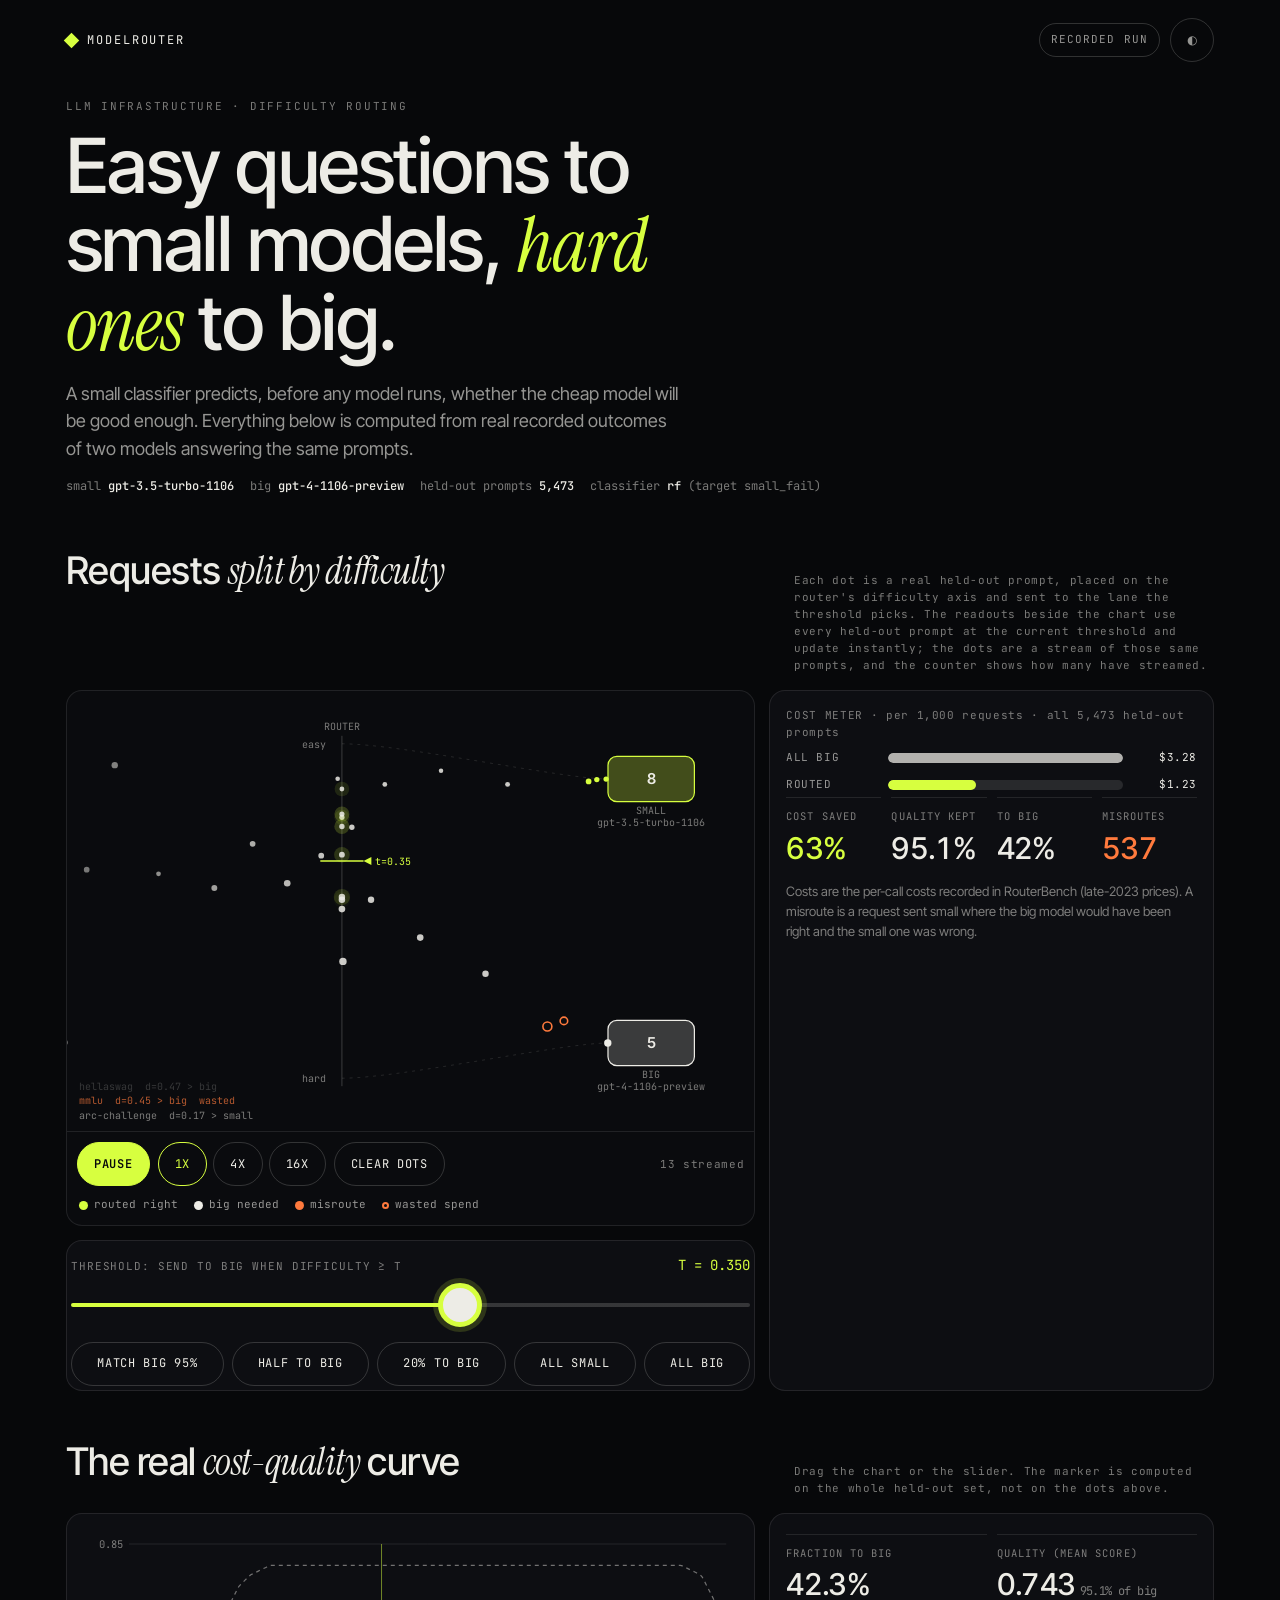
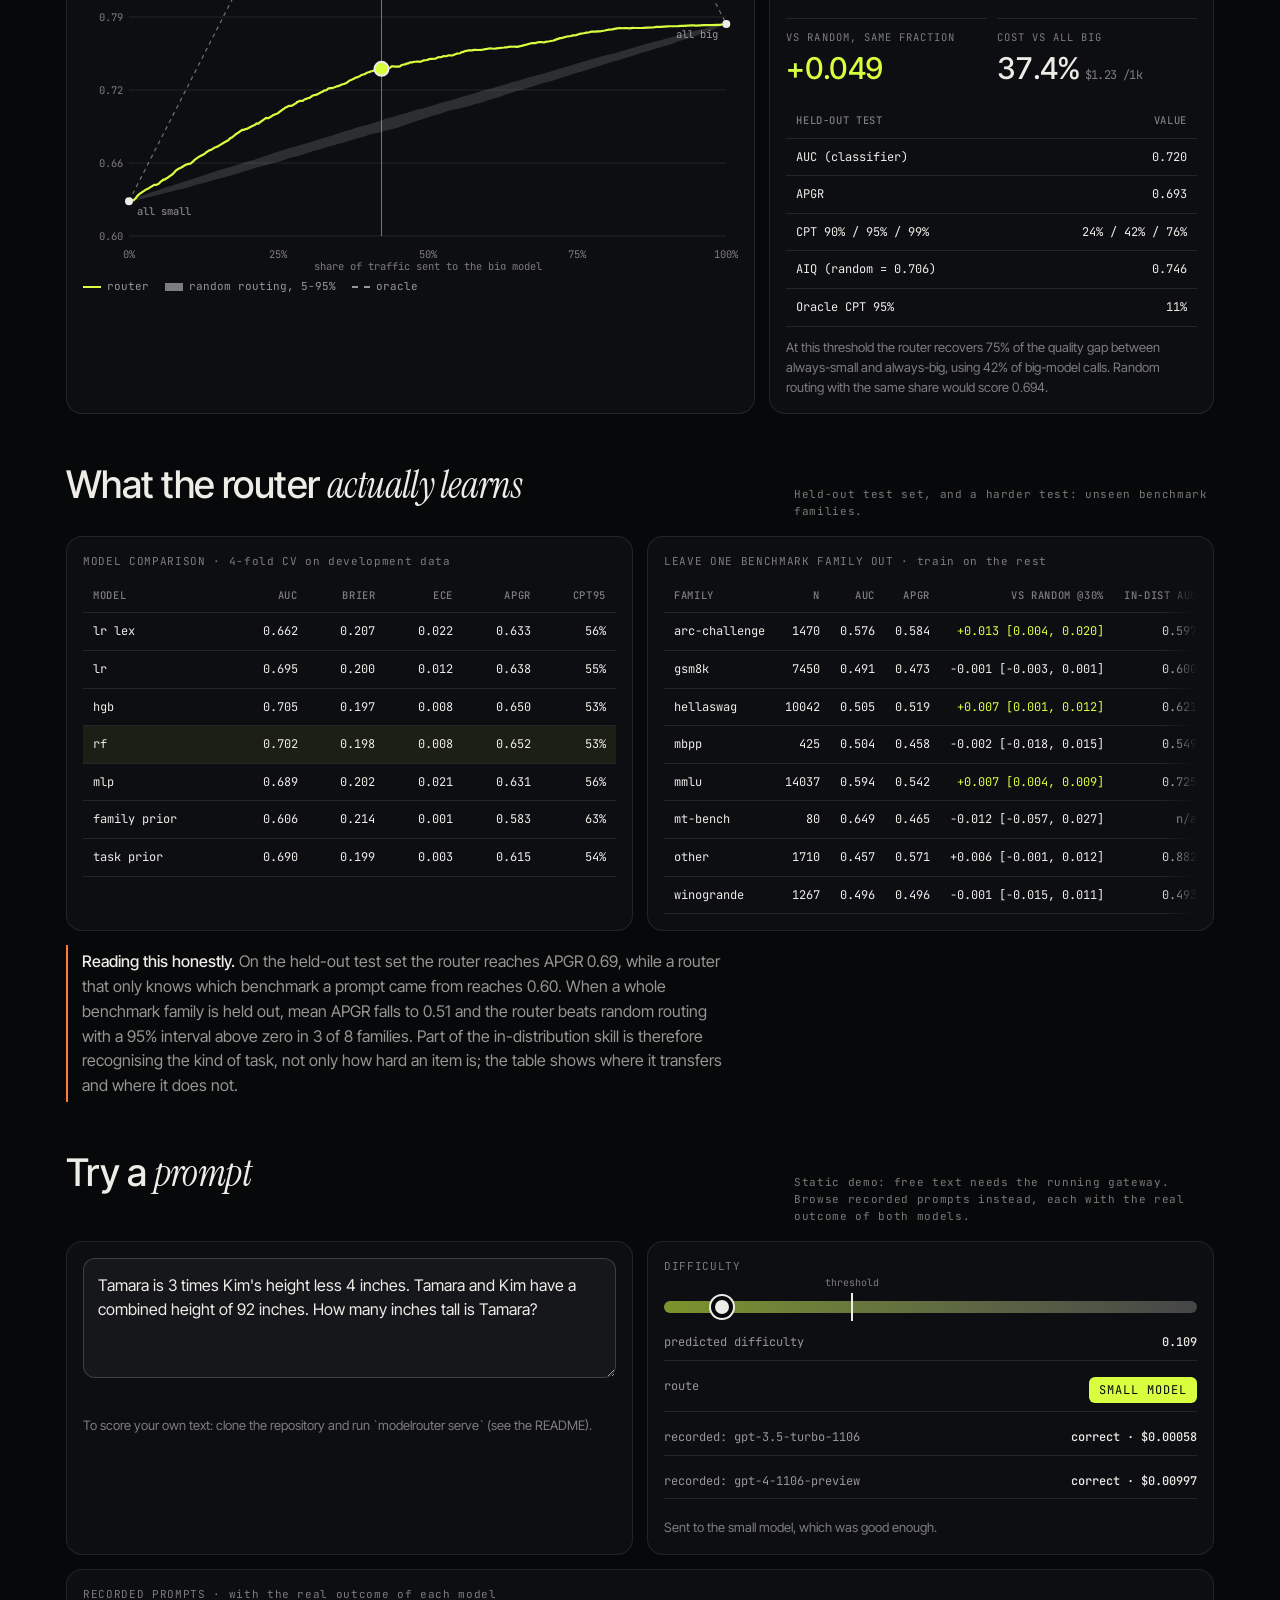
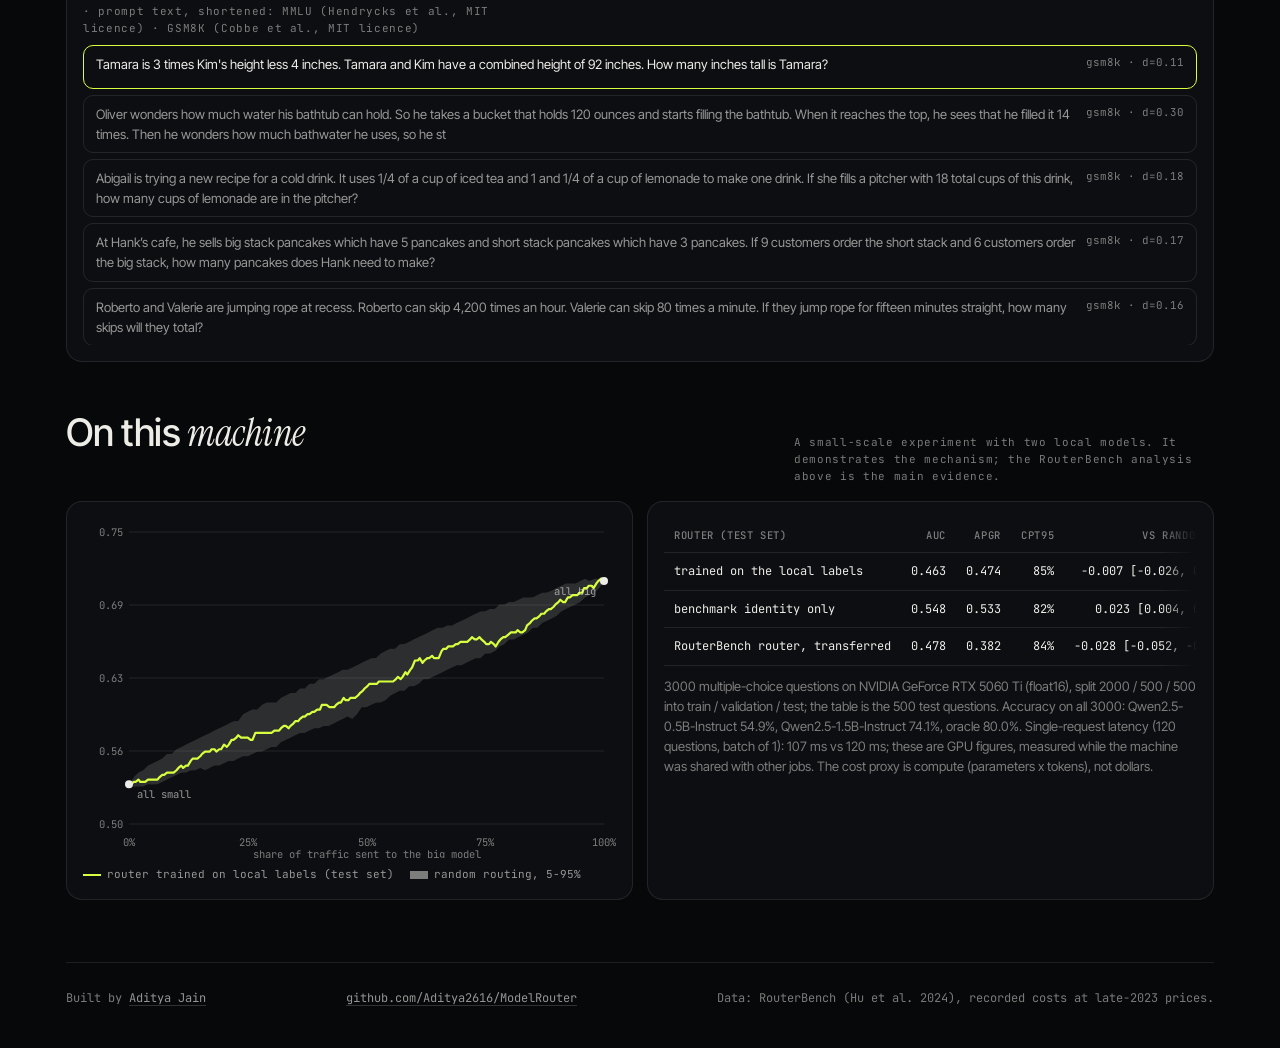
<file: docs/index.html>
<!doctype html>
<html lang="en" data-theme="dark">
<head>
<meta charset="utf-8">
<meta name="viewport" content="width=device-width, initial-scale=1, viewport-fit=cover">
<title>ModelRouter</title>
<meta name="mr-mode" content="static">
<meta name="description" content="A difficulty classifier that sends easy requests to a small model and hard ones to a big model, with a real cost-quality curve.">
<link rel="icon" href="data:image/svg+xml,%3Csvg xmlns='http://www.w3.org/2000/svg' viewBox='0 0 32 32'%3E%3Crect width='32' height='32' rx='7' fill='%2307080a'/%3E%3Cpath d='M16 6l10 10-10 10L6 16z' fill='%23d7ff3f'/%3E%3C/svg%3E">
<link rel="preconnect" href="https://fonts.googleapis.com">
<link rel="preconnect" href="https://fonts.gstatic.com" crossorigin>
<link href="https://fonts.googleapis.com/css2?family=Inter+Tight:wght@400;500;600&family=Instrument+Serif:ital@1&family=JetBrains+Mono:wght@400;500;600&display=swap" rel="stylesheet">
<link rel="stylesheet" href="style.css">
</head>
<body>
<div class="wrap">
  <header class="top">
    <div class="brand"><i></i>ModelRouter</div>
    <div class="top-right">
      <span class="badge" id="mode-badge">loading</span>
      <button class="icon-btn" id="theme-btn" aria-label="Switch colour theme">◐</button>
    </div>
  </header>

  <div class="hero">
    <div class="eyebrow">LLM infrastructure · difficulty routing</div>
    <h1>Easy questions to small models, <em>hard ones</em> to big.</h1>
    <p class="lede">A small classifier predicts, before any model runs, whether the cheap model will be good enough. Everything below is computed from real recorded outcomes of two models answering the same prompts.</p>
    <div class="pairline" id="pairline"></div>
  </div>

  <section id="stream-sec">
    <div class="sec-head">
      <h2>Requests <em>split by difficulty</em></h2>
      <div class="sec-note" id="stream-note">Each dot is a real held-out prompt, placed on the router's difficulty axis and sent to the lane the threshold picks. The readouts beside the chart use every held-out prompt at the current threshold and update instantly; the dots are a stream of those same prompts, and the counter shows how many have streamed.</div>
    </div>
    <div class="grid2">
      <div>
        <div class="stage">
          <canvas id="stream" aria-label="Animation of requests being routed to the small or the big model"></canvas>
          <div class="stage-bar">
            <button class="btn primary" id="play-btn" aria-pressed="true">Pause</button>
            <span class="seg" role="group" aria-label="Stream speed"><button class="btn" data-speed="1" aria-pressed="true">1x</button><button class="btn" data-speed="4" aria-pressed="false">4x</button><button class="btn" data-speed="16" aria-pressed="false">16x</button></span>
            <button class="btn" id="reset-btn">Clear dots</button>
            <span class="spacer"></span>
            <span class="mono sec-note" id="stream-count"></span>
          </div>
          <div class="legend stream-legend" aria-label="Dot colours">
            <span class="dot" style="--c:var(--lime)">routed right</span>
            <span class="dot" style="--c:var(--bone)">big needed</span>
            <span class="dot" style="--c:var(--ember)">misroute</span>
            <span class="ring" style="--c:var(--ember)">wasted spend</span>
          </div>
        </div>
        <div class="slider-box panel" style="margin-top:14px">
          <div class="slider-label"><span>Threshold: send to big when difficulty &ge; t</span><output id="thr-out">0.50</output></div>
          <input id="thr" type="range" min="0" max="1000" value="500" aria-label="Routing threshold">
          <div class="presets">
            <button class="btn" data-preset="cpt95">Match big 95%</button>
            <button class="btn" data-preset="0.5">Half to big</button>
            <button class="btn" data-preset="0.2">20% to big</button>
            <button class="btn" data-preset="0">All small</button>
            <button class="btn" data-preset="1">All big</button>
          </div>
        </div>
      </div>
      <div class="panel">
        <div class="meter" aria-live="polite">
          <div class="sec-note" style="margin-bottom:-2px" id="meter-title">COST METER · per 1,000 requests</div>
          <div class="bar-row"><span>All big</span><div class="bar ref"><i id="bar-big"></i></div><span class="bar-val" id="val-big">$0</span></div>
          <div class="bar-row"><span>Routed</span><div class="bar"><i id="bar-routed"></i></div><span class="bar-val" id="val-routed">$0</span></div>
        </div>
        <div class="stats">
          <div class="stat"><div class="k">Cost saved</div><div class="v lime" id="st-save">0%</div></div>
          <div class="stat"><div class="k">Quality kept</div><div class="v" id="st-qual">0%</div></div>
          <div class="stat"><div class="k">To big</div><div class="v" id="st-big">0%</div></div>
          <div class="stat"><div class="k">Misroutes</div><div class="v ember" id="st-miss">0</div></div>
        </div>
        <p class="note" id="meter-note">Costs are the per-call costs recorded in RouterBench (late-2023 prices). A misroute is a request sent small where the big model would have been right and the small one was wrong.</p>
      </div>
    </div>
  </section>

  <section id="curve-sec">
    <div class="sec-head">
      <h2>The real <em>cost-quality</em> curve</h2>
      <div class="sec-note">Drag the chart or the slider. The marker is computed on the whole held-out set, not on the dots above.</div>
    </div>
    <div class="grid2">
      <div class="panel">
        <div class="chart-wrap"><canvas id="curve" aria-label="Quality versus fraction of traffic sent to the big model"></canvas></div>
        <div class="legend">
          <span style="--c:var(--lime)">router</span>
          <span class="band" style="--c:var(--bone)">random routing, 5-95%</span>
          <span class="dash" style="--c:var(--mute)">oracle</span>
        </div>
      </div>
      <div class="panel">
        <div class="stats" style="grid-template-columns:1fr 1fr">
          <div class="stat"><div class="k">Fraction to big</div><div class="v" id="c-frac">-</div></div>
          <div class="stat"><div class="k">Quality (mean score)</div><div class="v" id="c-qual">-</div></div>
          <div class="stat"><div class="k">vs random, same fraction</div><div class="v lime" id="c-adv">-</div></div>
          <div class="stat"><div class="k">Cost vs all big</div><div class="v" id="c-cost">-</div></div>
        </div>
        <div class="tablewrap" style="margin-top:12px"><table id="metrics-table"></table></div>
        <p class="note" id="curve-note"></p>
      </div>
    </div>
  </section>

  <section id="honest-sec">
    <div class="sec-head">
      <h2>What the router <em>actually learns</em></h2>
      <div class="sec-note">Held-out test set, and a harder test: unseen benchmark families.</div>
    </div>
    <div class="grid2 even">
      <div class="panel"><div class="sec-note" style="margin-bottom:8px">MODEL COMPARISON · 4-fold CV on development data</div><div class="tablewrap"><table id="cv-table"></table></div></div>
      <div class="panel"><div class="sec-note" style="margin-bottom:8px">LEAVE ONE BENCHMARK FAMILY OUT · train on the rest</div><div class="tablewrap"><table id="lofo-table"></table></div></div>
    </div>
    <p class="finding" id="finding"></p>
  </section>

  <section id="play-sec">
    <div class="sec-head">
      <h2>Try a <em>prompt</em></h2>
      <div class="sec-note" id="play-note"></div>
    </div>
    <div class="grid2 even">
      <div class="panel">
        <textarea id="prompt" aria-label="Prompt to route" placeholder="Type a prompt, for example: What is the capital of France?"></textarea>
        <div class="chips" id="chips"></div>
        <div style="display:flex;gap:8px;flex-wrap:wrap">
          <button class="btn primary" id="score-btn">Score difficulty</button>
          <button class="btn" id="run-btn">Run through gateway</button>
        </div>
        <p class="note" id="play-help"></p>
      </div>
      <div class="panel" id="play-out" aria-live="polite">
        <div class="sec-note">DIFFICULTY</div>
        <div class="gauge" id="gauge"><span class="thr" id="gauge-thr"></span><span class="dot" id="gauge-dot"></span></div>
        <div class="route-out" id="route-out"><p class="note">Pick a prompt to see its predicted difficulty and where it would be routed.</p></div>
      </div>
    </div>
    <div class="panel" id="items-panel" style="margin-top:14px" hidden>
      <div class="sec-note" style="margin-bottom:8px">RECORDED PROMPTS · with the real outcome of each model</div>
      <div class="item-list" id="item-list"></div>
    </div>
  </section>

  <section id="live-sec">
    <div class="sec-head">
      <h2>On this <em>machine</em></h2>
      <div class="sec-note">A small-scale experiment with two local models. It demonstrates the mechanism; the RouterBench analysis above is the main evidence.</div>
    </div>
    <div class="grid2 even">
      <div class="panel"><div class="chart-wrap"><canvas id="live-curve" aria-label="Local experiment: quality versus fraction to the larger local model"></canvas></div>
        <div class="legend"><span style="--c:var(--lime)">router trained on local labels (test set)</span><span class="band" style="--c:var(--bone)">random routing, 5-95%</span></div></div>
      <div class="panel"><div class="tablewrap"><table id="live-table"></table></div><p class="note" id="live-note"></p></div>
    </div>
  </section>

  <footer>
    <span>Built by <a href="https://adityajain16.vercel.app">Aditya Jain</a></span>
    <span><a href="https://github.com/Aditya2616/ModelRouter">github.com/Aditya2616/ModelRouter</a></span>
    <span id="foot-data"></span>
  </footer>
</div>
<script type="module" src="app.js"></script>
</body>
</html>
</file>
<file: docs/style.css>
/* ModelRouter UI. Tokens follow the portfolio: void, bone, lime (one accent), ember (warnings only). */
:root {
  --void: #07080a;
  --panel: #0d0e12;
  --bone: #edece6;
  --mute: rgba(237, 236, 230, .62);
  --dim: rgba(237, 236, 230, .5);
  --line: rgba(237, 236, 230, .1);
  --line-2: rgba(237, 236, 230, .18);
  --lime: #d7ff3f;
  --ember: #ff7a3d;
  --on-lime: #07080a;
  --sans: "Inter Tight", system-ui, -apple-system, "Segoe UI", sans-serif;
  --serif: "Instrument Serif", Georgia, serif;
  --mono: "JetBrains Mono", ui-monospace, Consolas, monospace;
  --ease: cubic-bezier(.19, 1, .22, 1);
  --glass: rgba(18, 19, 25, .62);
  --canvas-bg: #0a0b0e;
  --gutter: 16px;
  color-scheme: dark;
}
:root[data-theme="light"] {
  --void: #f4f3ee; --panel: #fbfaf6; --bone: #14151a; --mute: rgba(20, 21, 26, .68); --dim: rgba(20, 21, 26, .55);
  --line: rgba(20, 21, 26, .12); --line-2: rgba(20, 21, 26, .22); --lime: #6a8a00; --ember: #c2410c; --on-lime: #f4f3ee;
  --glass: rgba(255, 255, 255, .7); --canvas-bg: #efeee8; color-scheme: light;
}
*, *::before, *::after { box-sizing: border-box; margin: 0; padding: 0; }
html { -webkit-text-size-adjust: 100%; text-size-adjust: 100%; background: var(--void); scroll-behavior: smooth; }
body { background: var(--void); color: var(--bone); font-family: var(--sans); font-size: 16px; line-height: 1.55;
  -webkit-font-smoothing: antialiased; overflow-x: hidden; }
a { color: inherit; } button { font: inherit; color: inherit; background: none; border: 0; cursor: pointer; -webkit-tap-highlight-color: transparent; }
:focus-visible { outline: 2px solid var(--lime); outline-offset: 3px; border-radius: 4px; }
.mono { font-family: var(--mono); } .serif { font-family: var(--serif); font-style: italic; font-weight: 400; }
.wrap { max-width: 1180px; margin: 0 auto; padding: 0 var(--gutter); }

/* header */
header.top { display: flex; align-items: center; justify-content: space-between; gap: 12px; padding: 18px 0 8px; }
.brand { font-family: var(--mono); font-size: 12px; letter-spacing: .16em; text-transform: uppercase; display: flex; align-items: center; gap: 10px; }
.brand i { width: 11px; height: 11px; background: var(--lime); transform: rotate(45deg); display: inline-block; }
.top-right { display: flex; align-items: center; gap: 10px; }
.badge { font-family: var(--mono); font-size: 11px; letter-spacing: .1em; text-transform: uppercase; padding: 7px 11px; border: 1px solid var(--line-2); border-radius: 999px; color: var(--mute); white-space: nowrap; }
.badge.live { color: var(--lime); border-color: color-mix(in srgb, var(--lime) 55%, transparent); }
.icon-btn { width: 44px; height: 44px; border: 1px solid var(--line-2); border-radius: 50%; display: grid; place-items: center; color: var(--mute); font-family: var(--mono); font-size: 12px; }

/* hero */
.hero { padding: 28px 0 10px; }
.eyebrow { font-family: var(--mono); font-size: 11px; letter-spacing: .16em; text-transform: uppercase; color: var(--dim); }
h1 { font-family: var(--sans); font-weight: 500; letter-spacing: -.02em; font-size: clamp(34px, 7.4vw, 76px); line-height: 1.02; margin: 12px 0 16px; max-width: 14ch; }
h1 em { font-family: var(--serif); font-style: italic; font-weight: 400; color: var(--lime); letter-spacing: -.01em; }
.lede { color: var(--mute); max-width: 62ch; font-size: clamp(15px, 2.1vw, 18px); }
.pairline { margin-top: 14px; font-family: var(--mono); font-size: 12px; color: var(--dim); display: flex; flex-wrap: wrap; gap: 6px 16px; }
.pairline b { color: var(--bone); font-weight: 500; }

/* sections */
section { padding: 44px 0 6px; }
.sec-head { display: flex; align-items: baseline; justify-content: space-between; gap: 12px; flex-wrap: wrap; margin-bottom: 16px; }
h2 { font-weight: 500; letter-spacing: -.015em; font-size: clamp(24px, 4.4vw, 38px); line-height: 1.1; }
h2 em { font-family: var(--serif); font-style: italic; font-weight: 400; }
.sec-note { color: var(--dim); font-family: var(--mono); font-size: 11px; letter-spacing: .06em; max-width: 60ch; }
.panel { background: var(--glass); border: 1px solid var(--line); border-radius: 16px; padding: 16px; }
.grid2 { display: grid; gap: 14px; grid-template-columns: 1fr; }
.grid2 > * { min-width: 0; }
@media (min-width: 900px) { .grid2 { grid-template-columns: 1.55fr 1fr; } .grid2.even { grid-template-columns: 1fr 1fr; } }

/* stream */
.stage { position: relative; border: 1px solid var(--line); border-radius: 16px; background: var(--canvas-bg); overflow: hidden; }
.stage canvas { display: block; width: 100%; height: clamp(300px, 52vw, 440px); touch-action: pan-y; }
.stage-bar { display: flex; flex-wrap: wrap; align-items: center; gap: 8px; padding: 10px; border-top: 1px solid var(--line); }
.btn { min-height: 44px; min-width: 44px; padding: 0 16px; border: 1px solid var(--line-2); border-radius: 999px; font-family: var(--mono); font-size: 12px; letter-spacing: .06em; text-transform: uppercase; color: var(--bone); transition: background .2s var(--ease), border-color .2s var(--ease); }
.btn:hover { border-color: var(--lime); }
.btn.primary { background: var(--lime); color: var(--on-lime); border-color: var(--lime); font-weight: 600; }
.btn[aria-pressed="true"] { border-color: var(--lime); color: var(--lime); }
.btn.primary[aria-pressed="true"] { color: var(--on-lime); }
.btn:disabled { opacity: .45; cursor: not-allowed; }
.spacer { flex: 1; }

/* meter */
.meter { display: grid; gap: 10px; }
.bar-row { display: grid; grid-template-columns: 92px 1fr auto; gap: 10px; align-items: center; font-family: var(--mono); font-size: 11px; letter-spacing: .05em; color: var(--mute); text-transform: uppercase; }
.bar { height: 10px; background: color-mix(in srgb, var(--bone) 12%, transparent); border-radius: 6px; overflow: hidden; }
.bar > i { display: block; height: 100%; width: 0; background: var(--lime); border-radius: 6px; transform-origin: left; transition: width .35s var(--ease); }
.bar.ref > i { background: color-mix(in srgb, var(--bone) 70%, transparent); }
.bar-val { color: var(--bone); min-width: 64px; text-align: right; }
.stats { display: grid; grid-template-columns: repeat(2, 1fr); gap: 10px; margin-top: 4px; }
@media (min-width: 560px) { .stats { grid-template-columns: repeat(4, 1fr); } }
.stat { border-top: 1px solid var(--line); padding-top: 10px; }
.stat .k { font-family: var(--mono); font-size: 10.5px; letter-spacing: .1em; text-transform: uppercase; color: var(--dim); }
.stat .v { font-size: clamp(22px, 5vw, 30px); font-weight: 500; letter-spacing: -.02em; font-variant-numeric: tabular-nums; }
.stat .v small { font-family: var(--mono); font-size: 12px; color: var(--dim); font-weight: 400; margin-left: 4px; }
.stat .v.lime { color: var(--lime); }
.stat .v.ember { color: var(--ember); }

/* slider */
.slider-box { padding: 14px 4px 4px; }
.slider-label { display: flex; justify-content: space-between; align-items: baseline; gap: 10px; font-family: var(--mono); font-size: 11px; letter-spacing: .08em; text-transform: uppercase; color: var(--dim); margin-bottom: 4px; }
.slider-label output { color: var(--lime); font-size: 14px; letter-spacing: 0; }
input[type=range] { -webkit-appearance: none; appearance: none; width: 100%; height: 48px; background: transparent; touch-action: pan-y; cursor: pointer; }
input[type=range]::-webkit-slider-runnable-track { height: 4px; background: linear-gradient(90deg, var(--lime) var(--fill, 50%), var(--line-2) var(--fill, 50%)); border-radius: 4px; }
input[type=range]::-moz-range-track { height: 4px; background: var(--line-2); border-radius: 4px; }
input[type=range]::-moz-range-progress { height: 4px; background: var(--lime); border-radius: 4px; }
input[type=range]::-webkit-slider-thumb { -webkit-appearance: none; width: 44px; height: 44px; margin-top: -20px; border-radius: 50%; background: var(--bone); border: 5px solid var(--lime); box-shadow: 0 0 0 5px color-mix(in srgb, var(--lime) 16%, transparent); }
input[type=range]::-moz-range-thumb { width: 34px; height: 34px; border-radius: 50%; background: var(--bone); border: 5px solid var(--lime); }
.presets { display: flex; flex-wrap: wrap; gap: 8px; margin-top: 6px; }
.presets .btn { flex: 1 1 auto; padding: 0 14px; white-space: nowrap; }
.chart-wrap { position: relative; }
.chart-wrap canvas { display: block; width: 100%; height: clamp(240px, 46vw, 340px); touch-action: pan-y; cursor: ew-resize; }
.legend { display: flex; flex-wrap: wrap; gap: 6px 16px; font-family: var(--mono); font-size: 11px; color: var(--mute); margin-top: 8px; }
.legend span::before { content: ""; display: inline-block; width: 18px; height: 0; border-top: 2px solid var(--c, var(--bone)); margin-right: 6px; vertical-align: middle; }
.legend .dash::before { border-top-style: dashed; }
.legend .dot::before { width: 9px; height: 9px; border: 0; border-radius: 50%; background: var(--c); }
.legend .ring::before { width: 7px; height: 7px; border: 2px solid var(--c); border-radius: 50%; background: transparent; }
.legend .band::before { height: 8px; border: 0; background: var(--c); opacity: .5; }

/* tables */
.tablewrap { overflow-x: auto; -webkit-overflow-scrolling: touch; overscroll-behavior-x: contain; }
.tablewrap.fade-r { -webkit-mask-image: linear-gradient(90deg, #000 calc(100% - 36px), transparent); mask-image: linear-gradient(90deg, #000 calc(100% - 36px), transparent); }
.tablewrap.fade-l { -webkit-mask-image: linear-gradient(270deg, #000 calc(100% - 36px), transparent); mask-image: linear-gradient(270deg, #000 calc(100% - 36px), transparent); }
.tablewrap.fade-l.fade-r { -webkit-mask-image: linear-gradient(90deg, transparent, #000 36px, #000 calc(100% - 36px), transparent); mask-image: linear-gradient(90deg, transparent, #000 36px, #000 calc(100% - 36px), transparent); }
table { border-collapse: collapse; width: 100%; font-family: var(--mono); font-size: 12px; }
th, td { text-align: right; padding: 9px 10px; border-bottom: 1px solid var(--line); white-space: nowrap; }
th:first-child, td:first-child { text-align: left; }
th { color: var(--dim); font-weight: 500; letter-spacing: .06em; text-transform: uppercase; font-size: 10.5px; }
td.good { color: var(--lime); } td.bad { color: var(--ember); }
tr.sel td { color: var(--bone); background: color-mix(in srgb, var(--lime) 7%, transparent); }
.finding { border-left: 2px solid var(--ember); padding: 4px 0 4px 14px; color: var(--mute); max-width: 74ch; margin: 14px 0 0; }
.finding b { color: var(--bone); font-weight: 500; }

/* playground */
textarea { width: 100%; min-height: 120px; resize: vertical; background: color-mix(in srgb, var(--bone) 4%, transparent); color: var(--bone); border: 1px solid var(--line-2); border-radius: 12px; padding: 14px; font: 16px/1.5 var(--sans); }
textarea:focus { outline: none; border-color: var(--lime); }
.chips { display: flex; flex-wrap: wrap; gap: 8px; margin: 10px 0; }
.chip { min-height: 44px; padding: 8px 14px; border: 1px solid var(--line-2); border-radius: 999px; font-size: 14px; color: var(--mute); text-align: left; }
.chip:hover { border-color: var(--lime); color: var(--bone); }
.gauge { position: relative; height: 12px; border-radius: 8px; background: linear-gradient(90deg, color-mix(in srgb, var(--lime) 55%, transparent), color-mix(in srgb, var(--bone) 25%, transparent)); margin: 26px 0 8px; }
.gauge .thr { position: absolute; top: -8px; bottom: -8px; width: 2px; background: var(--bone); }
.gauge .thr::after { content: "threshold"; position: absolute; top: -17px; left: 50%; transform: translateX(-50%); font: 10px var(--mono); color: var(--dim); }
.gauge .dot { position: absolute; top: 50%; width: 22px; height: 22px; margin: -11px 0 0 -11px; border-radius: 50%; background: var(--bone); border: 4px solid var(--void); box-shadow: 0 0 0 2px var(--bone); transition: left .6s var(--ease); left: 0; }
.route-out { display: grid; gap: 8px; margin-top: 12px; }
.route-line { display: flex; justify-content: space-between; gap: 12px; flex-wrap: wrap; font-family: var(--mono); font-size: 12px; color: var(--mute); border-bottom: 1px solid var(--line); padding: 8px 0; }
.route-line b { color: var(--bone); font-weight: 500; }
.tier-tag { display: inline-block; padding: 4px 10px; border-radius: 6px; font-family: var(--mono); font-size: 12px; letter-spacing: .08em; text-transform: uppercase; }
.tier-tag.small { background: var(--lime); color: var(--on-lime); } .tier-tag.big { background: var(--bone); color: var(--void); }
.answer { white-space: pre-wrap; background: color-mix(in srgb, var(--bone) 5%, transparent); border-radius: 10px; padding: 12px; font-size: 14px; margin-top: 8px; }
.note { color: var(--dim); font-size: 13px; margin-top: 10px; }
.note.ember { color: var(--ember); }
.item-list { max-height: 300px; overflow: auto; display: grid; gap: 6px; }
.item { display: grid; grid-template-columns: 1fr auto; gap: 10px; text-align: left; min-height: 44px; padding: 8px 12px; border: 1px solid var(--line); border-radius: 10px; font-size: 13px; color: var(--mute); }
.item small { font-family: var(--mono); color: var(--dim); }
.item:hover, .item[aria-pressed="true"] { border-color: var(--lime); color: var(--bone); }

footer { margin-top: 56px; padding: 26px 0 40px; border-top: 1px solid var(--line); font-family: var(--mono); font-size: 12px; color: var(--dim); display: flex; flex-wrap: wrap; gap: 8px 22px; justify-content: space-between; }
footer a { color: var(--mute); text-decoration: underline; text-decoration-color: var(--line-2); text-underline-offset: 3px; }
.sr { position: absolute; width: 1px; height: 1px; overflow: hidden; clip: rect(0 0 0 0); }
@media (prefers-reduced-motion: reduce) { * { transition: none !important; scroll-behavior: auto !important; } }

/* stream controls and legend */
.seg { display: inline-flex; gap: 6px; }
.stream-legend { padding: 0 12px 12px; margin-top: 0; }
</file>
